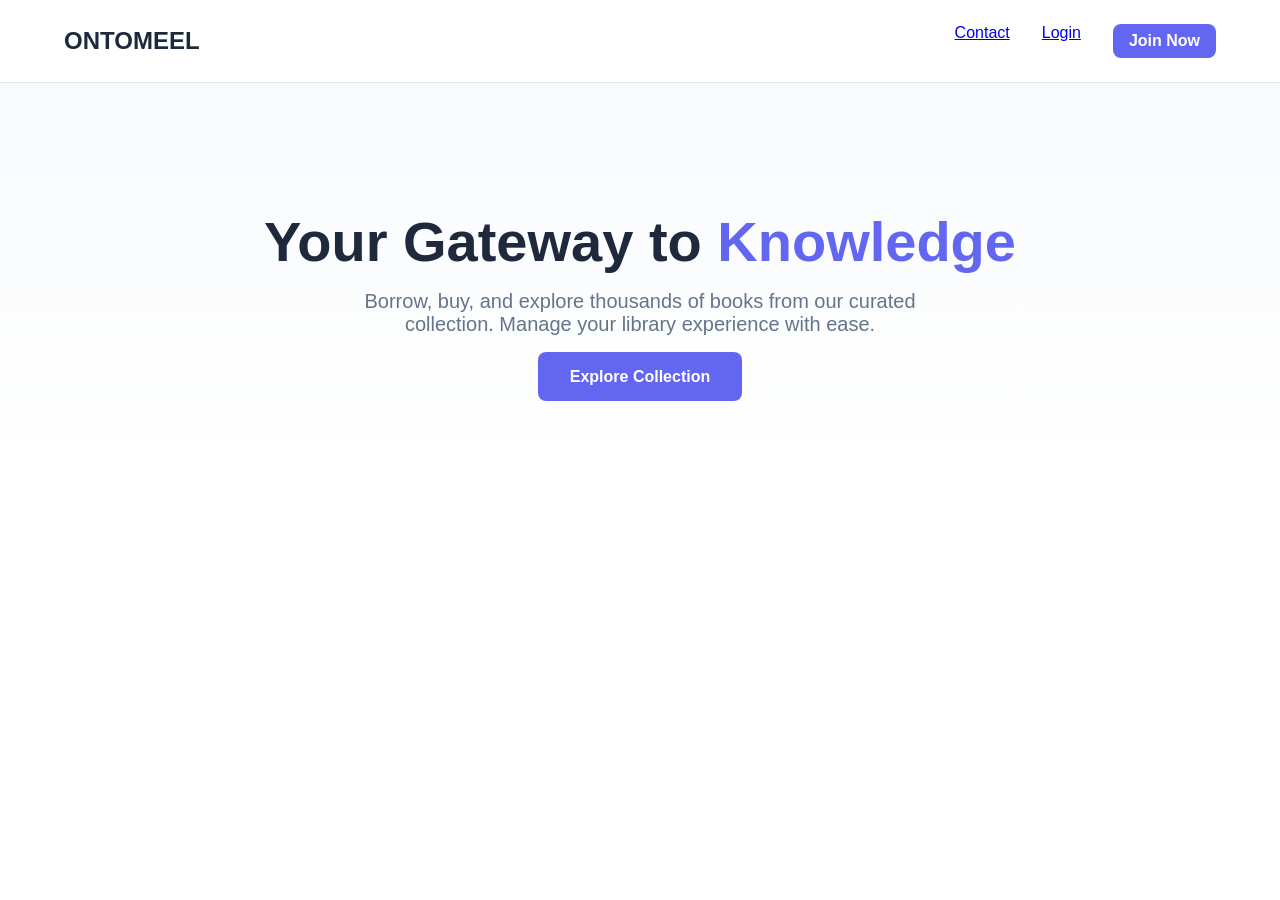
<file: site/index.html>
<!DOCTYPE html>
<html lang="en">
<head>
    <meta charset="UTF-8">
    <meta name="viewport" content="width=device-width, initial-scale=1.0">
    <title>Ontomeel | Explore the World of Knowledge</title>
    <style>
        :root {
            --primary: #6366f1;
            --bg: #ffffff;
            --text: #1e293b;
        }
        body { font-family: 'Inter', sans-serif; margin: 0; background: var(--bg); color: var(--text); }
        nav { padding: 1.5rem 5%; display: flex; justify-content: space-between; align-items: center; border-bottom: 1px solid #e2e8f0; }
        .hero { padding: 5rem 5%; text-align: center; background: linear-gradient(to bottom, #f8fafc, #ffffff); }
        .hero h1 { font-size: 3.5rem; margin-bottom: 1rem; }
        .hero p { font-size: 1.25rem; color: #64748b; max-width: 600px; margin: 0 auto 2rem; }
        .btn { background: var(--primary); color: white; padding: 1rem 2rem; border-radius: 8px; text-decoration: none; font-weight: 600; }
    </style>
</head>
<body>
    <nav>
        <div style="font-weight: 800; font-size: 1.5rem;">ONTOMEEL</div>
        <div style="display: flex; gap: 2rem;">
            <a href="#">Contact</a>
            <a href="#">Login</a>
            <a href="#" class="btn" style="padding: 0.5rem 1rem;">Join Now</a>
        </div>
    </nav>
    <section class="hero">
        <h1>Your Gateway to <span style="color: var(--primary);">Knowledge</span></h1>
        <p>Borrow, buy, and explore thousands of books from our curated collection. Manage your library experience with ease.</p>
        <a href="#" class="btn">Explore Collection</a>
    </section>
</body>
</html>
</file>
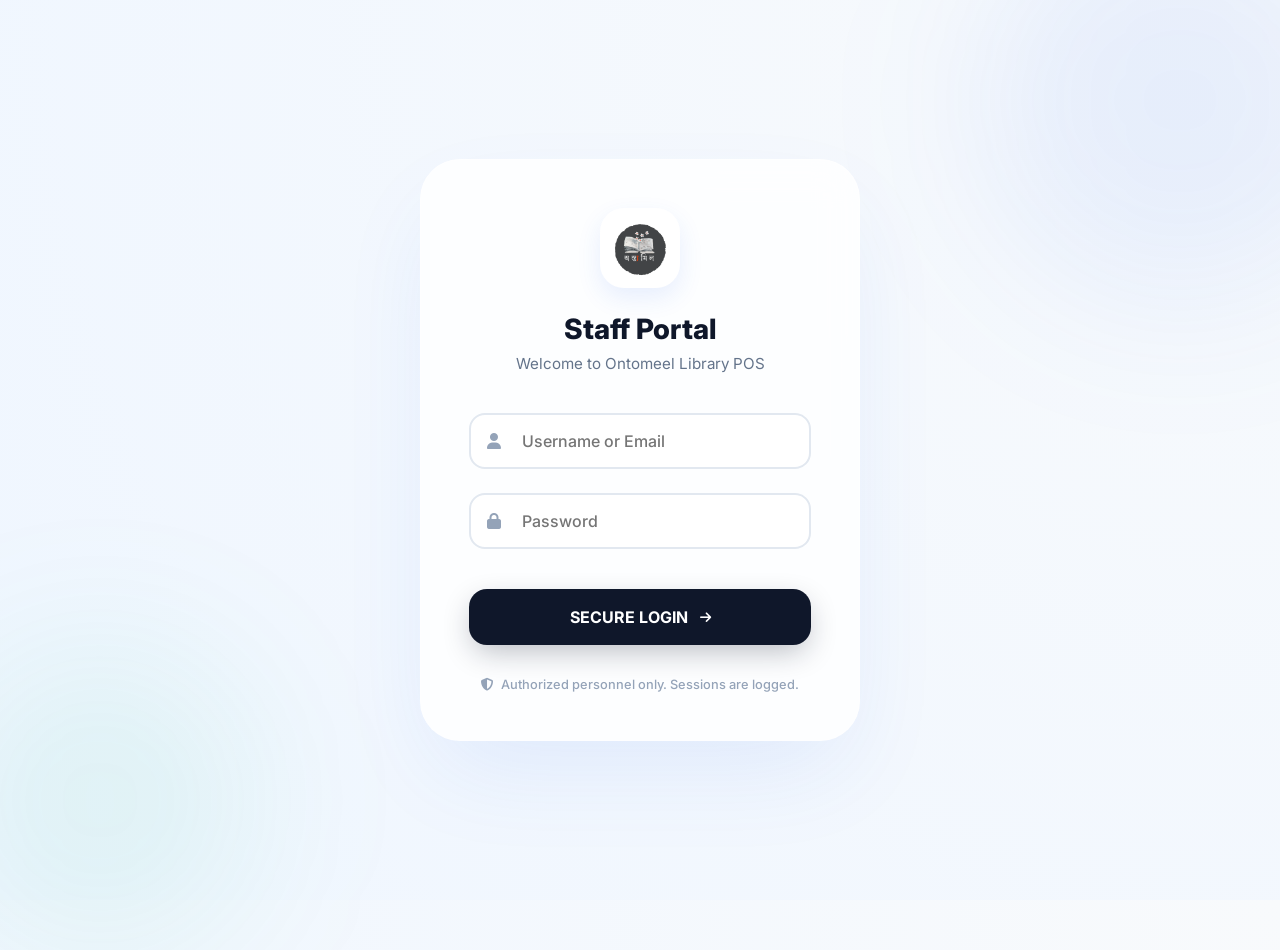
<file: pos/login.html>
<!DOCTYPE html>
<html lang="en">
<head>
    <meta charset="UTF-8">
    <meta name="viewport" content="width=device-width, initial-scale=1.0">
    <title>Ontomeel POS | Secure Login</title>
    <link rel="stylesheet" href="assets/pos-styles.css?v=1.0">
    <link rel="stylesheet" href="https://cdnjs.cloudflare.com/ajax/libs/font-awesome/6.4.0/css/all.min.css">
    <link href="https://fonts.googleapis.com/css2?family=Inter:wght@400;600;700;800&display=swap" rel="stylesheet">
    <style>
        body {
            background: radial-gradient(circle at top right, #f8fafc 0%, #eff6ff 100%);
            height: 100vh;
            display: flex;
            align-items: center;
            justify-content: center;
            overflow: hidden;
            font-family: 'Inter', sans-serif;
        }

        .login-card {
            background: rgba(255, 255, 255, 0.82);
            backdrop-filter: blur(20px);
            border: 1px solid rgba(255, 255, 255, 0.3);
            width: 440px;
            padding: 3rem;
            border-radius: 40px;
            box-shadow: 0 40px 100px -20px rgba(37, 99, 235, 0.1);
            animation: slideUp 0.6s cubic-bezier(0.16, 1, 0.3, 1);
        }

        @keyframes slideUp {
            from { transform: translateY(40px); opacity: 0; }
            to { transform: translateY(0); opacity: 1; }
        }

        .logo-section {
            text-align: center;
            margin-bottom: 2.5rem;
        }

        .logo-circle {
            width: 80px;
            height: 80px;
            background: white;
            border-radius: 24px;
            display: flex;
            align-items: center;
            justify-content: center;
            margin: 0 auto 1.5rem;
            box-shadow: 0 10px 25px rgba(37, 99, 235, 0.1);
            overflow: hidden;
        }

        .logo-section h1 {
            font-weight: 800;
            color: #0f172a;
            font-size: 1.75rem;
            margin-bottom: 0.5rem;
        }

        .logo-section p {
            color: #64748b;
            font-size: 0.95rem;
        }

        .form-group {
            margin-bottom: 1.5rem;
            position: relative;
        }

        .form-group i {
            position: absolute;
            left: 18px;
            top: 50%;
            transform: translateY(-50%);
            color: #94a3b8;
            transition: color 0.3s;
        }

        .form-control {
            width: 100%;
            padding: 1rem 1rem 1rem 3.2rem;
            border-radius: 16px;
            border: 2px solid #e2e8f0;
            background: white;
            font-family: inherit;
            font-size: 1rem;
            font-weight: 500;
            transition: all 0.3s;
            box-sizing: border-box;
        }

        .form-control:focus {
            outline: none;
            border-color: var(--primary-blue);
            box-shadow: 0 0 0 4px rgba(37, 99, 235, 0.05);
        }

        .form-control:focus + i {
            color: var(--primary-blue);
        }

        .btn-login {
            width: 100%;
            padding: 1.1rem;
            border-radius: 18px;
            border: none;
            background: #0f172a;
            color: white;
            font-weight: 700;
            font-size: 1rem;
            cursor: pointer;
            transition: all 0.3s;
            margin-top: 1rem;
            box-shadow: 0 10px 30px -5px rgba(15, 23, 42, 0.3);
        }

        .btn-login:hover {
            background: #1e293b;
            transform: translateY(-2px);
            box-shadow: 0 15px 35px -5px rgba(15, 23, 42, 0.4);
        }

        .btn-login:active {
            transform: translateY(0);
        }

        .btn-login:disabled {
            opacity: 0.7;
            cursor: not-allowed;
            transform: none;
        }

        .error-message {
            background: #fef2f2;
            color: #dc2626;
            padding: 12px;
            border-radius: 12px;
            font-size: 0.85rem;
            font-weight: 600;
            text-align: center;
            margin-bottom: 1.5rem;
            display: none;
            border: 1px solid #fee2e2;
        }

        /* Float animation for decorative circles */
        .circle {
            position: absolute;
            border-radius: 50%;
            z-index: -1;
            filter: blur(80px);
        }

        .circle-1 {
            width: 400px;
            height: 400px;
            background: rgba(37, 99, 235, 0.08);
            top: -100px;
            right: -100px;
        }

        .circle-2 {
            width: 300px;
            height: 300px;
            background: rgba(16, 185, 129, 0.08);
            bottom: -50px;
            left: -50px;
        }
    </style>
</head>
<body>

    <div class="circle circle-1"></div>
    <div class="circle circle-2"></div>

    <div class="login-card">
        <div class="logo-section">
            <div class="logo-circle">
                <img src="assets/logo.webp" alt="Ontomeel Logo" style="width: 100%; height: 100%; object-fit: contain; padding: 10px;">
            </div>
            <h1>Staff Portal</h1>
            <p>Welcome to Ontomeel Library POS</p>
        </div>

        <div id="errorBox" class="error-message"></div>

        <form id="loginForm">
            <div class="form-group">
                <input type="text" id="username" class="form-control" placeholder="Username or Email" required>
                <i class="fa-solid fa-user"></i>
            </div>
            <div class="form-group">
                <input type="password" id="password" class="form-control" placeholder="Password" required>
                <i class="fa-solid fa-lock"></i>
            </div>
            
            <button type="submit" id="submitBtn" class="btn-login">
                SECURE LOGIN <i class="fa-solid fa-arrow-right" style="margin-left:8px; font-size:0.8rem; vertical-align:middle;"></i>
            </button>
        </form>

        <div style="margin-top: 2rem; text-align: center;">
            <p style="font-size: 0.8rem; color: #94a3b8; font-weight: 500;">
                <i class="fa-solid fa-shield-halved" style="margin-right:4px;"></i> 
                Authorized personnel only. Sessions are logged.
            </p>
        </div>
    </div>

    <script>
        const loginForm = document.getElementById('loginForm');
        const errorBox = document.getElementById('errorBox');
        const submitBtn = document.getElementById('submitBtn');

        loginForm.addEventListener('submit', async (e) => {
            e.preventDefault();
            
            errorBox.style.display = 'none';
            submitBtn.disabled = true;
            submitBtn.innerHTML = '<i class="fa-solid fa-circle-notch fa-spin"></i> AUTHENTICATING...';

            const username = document.getElementById('username').value;
            const password = document.getElementById('password').value;

            try {
                const response = await fetch('../api/controllers/AuthController.php?action=login', {
                    method: 'POST',
                    headers: { 'Content-Type': 'application/json' },
                    body: JSON.stringify({ username, password })
                });

                const data = await response.json();

                if (data.success) {
                    // Success! Redirect to dashboard
                    window.location.href = 'index.html';
                } else {
                    throw new Error(data.error || 'Login failed.');
                }
            } catch (error) {
                errorBox.innerText = error.message;
                errorBox.style.display = 'block';
                submitBtn.disabled = false;
                submitBtn.innerHTML = 'SECURE LOGIN <i class="fa-solid fa-arrow-right" style="margin-left:8px; font-size:0.8rem; vertical-align:middle;"></i>';
            }
        });

        // Check if already logged in
        async function checkAuth() {
            try {
                const response = await fetch('../api/controllers/AuthController.php?action=check');
                const data = await response.json();
                if (data.authenticated) {
                    window.location.href = 'index.html';
                }
            } catch (e) {}
        }

        checkAuth();
    </script>
</body>
</html>
</file>
<file: pos/assets/pos-styles.css>
:root {
    /* Refined Light Theme Palette */
    --bg-main: #f8fafc;
    --bg-card: #ffffff;
    --bg-sidebar: #ffffff;
    
    --primary-blue: #2563eb;
    --primary-blue-soft: #eff6ff;
    --accent-mint: #10b981;
    --accent-mint-soft: #ecfdf5;
    
    --text-header: #0f172a;
    --text-body: #334155;
    --text-muted: #64748b;
    
    --border-light: #e2e8f0;
    --shadow-sm: 0 1px 2px 0 rgb(0 0 0 / 0.05);
    --shadow-md: 0 4px 6px -1px rgb(0 0 0 / 0.1), 0 2px 4px -2px rgb(0 0 0 / 0.1);
    --shadow-lg: 0 10px 15px -3px rgb(0 0 0 / 0.1), 0 4px 6px -4px rgb(0 0 0 / 0.1);
    
    --radius-sm: 8px;
    --radius-md: 12px;
    --radius-lg: 16px;
}

* {
    margin: 0;
    padding: 0;
    box-sizing: border-box;
    font-family: 'Inter', system-ui, -apple-system, sans-serif;
}

body {
    background-color: var(--bg-main);
    color: var(--text-body);
    min-height: 100vh;
    display: flex;
}

/* Sidebar Styling */
.sidebar {
    width: 280px;
    background: var(--bg-sidebar);
    border-right: 1px solid var(--border-light);
    height: 100vh;
    position: fixed;
    left: 0;
    top: 0;
    padding: 2rem 1.5rem;
    display: flex;
    flex-direction: column;
    z-index: 100;
}

.logo-wrapper {
    display: flex;
    align-items: center;
    gap: 12px;
    margin-bottom: 3rem;
    padding: 0 0.5rem;
}

.logo-icon {
    width: 40px;
    height: 40px;
    background: #0f172a; /* Dark background like the screenshot */
    border-radius: 50%; /* Circular like the screenshot */
    display: flex;
    align-items: center;
    justify-content: center;
    color: white;
    overflow: hidden;
}

.logo-text {
    font-size: 1.25rem;
    font-weight: 800;
    color: var(--text-header);
    letter-spacing: -0.5px;
}

.nav-links {
    list-style: none;
    flex-grow: 1;
}

.nav-item {
    margin-bottom: 0.5rem;
}

.nav-link {
    display: flex;
    align-items: center;
    padding: 0.875rem 1rem;
    color: var(--text-muted);
    text-decoration: none;
    border-radius: var(--radius-sm);
    transition: all 0.2s ease;
    gap: 12px;
    font-weight: 500;
}

.nav-link i {
    font-size: 1.1rem;
    width: 20px;
}

.nav-link:hover {
    background: var(--primary-blue-soft);
    color: var(--primary-blue);
}

.nav-link.active {
    background: var(--primary-blue-soft);
    color: var(--primary-blue);
    font-weight: 600;
}

/* Main Content Area */
.main-wrapper {
    flex-grow: 1;
    margin-left: 280px;
    padding: 2rem 3rem;
    width: calc(100% - 280px); /* Ensure it takes remaining width */
    min-height: 100vh;
}

header {
    display: flex;
    justify-content: space-between;
    align-items: center;
    margin-bottom: 2.5rem;
}

.page-title h1 {
    font-size: 1.75rem;
    font-weight: 700;
    color: var(--text-header);
}

.page-title p {
    color: var(--text-muted);
    font-size: 0.9rem;
    margin-top: 4px;
}

.header-tools {
    display: flex;
    align-items: center;
    gap: 20px;
}

.search-box {
    background: white;
    border: 1px solid var(--border-light);
    border-radius: var(--radius-md);
    padding: 0.75rem 1.25rem;
    width: 350px;
    display: flex;
    align-items: center;
    box-shadow: var(--shadow-sm);
    transition: all 0.2s ease;
}

.search-box:focus-within {
    border-color: var(--primary-blue);
    box-shadow: 0 0 0 4px rgba(37, 99, 235, 0.1);
}

.search-box input {
    background: transparent;
    border: none;
    color: var(--text-header);
    margin-left: 10px;
    width: 100%;
    font-size: 0.95rem;
}

.search-box input:focus {
    outline: none;
}

/* Stats Cards */
.stats-grid {
    display: grid;
    grid-template-columns: repeat(auto-fit, minmax(260px, 1fr));
    gap: 1.5rem;
    margin-bottom: 3rem;
}

.stat-card {
    background: var(--bg-card);
    border: 1px solid var(--border-light);
    border-radius: var(--radius-lg);
    padding: 1.75rem;
    box-shadow: var(--shadow-md);
    transition: transform 0.2s ease;
}

.stat-card:hover {
    transform: translateY(-2px);
}

.stat-icon {
    width: 48px;
    height: 48px;
    border-radius: 12px;
    display: flex;
    align-items: center;
    justify-content: center;
    margin-bottom: 1.25rem;
    font-size: 1.25rem;
}

.icon-blue { background: var(--primary-blue-soft); color: var(--primary-blue); }
.icon-mint { background: var(--accent-mint-soft); color: var(--accent-mint); }
.icon-yellow { background: #fffbeb; color: #d97706; }
.icon-pink { background: #fdf2f8; color: #db2777; }

.stat-title {
    color: var(--text-muted);
    font-size: 0.85rem;
    font-weight: 600;
    text-transform: uppercase;
    letter-spacing: 0.5px;
}

.stat-value {
    color: var(--text-header);
    font-size: 2rem;
    font-weight: 800;
    margin-top: 0.5rem;
}

/* Action Cards */
.section-header {
    display: flex;
    justify-content: space-between;
    align-items: center;
    margin-bottom: 1.5rem;
}

.action-grid {
    display: grid;
    grid-template-columns: repeat(auto-fit, minmax(220px, 1fr));
    gap: 1.5rem;
}

.action-card {
    background: var(--bg-card);
    border: 1px solid var(--border-light);
    border-radius: var(--radius-lg);
    padding: 1.5rem;
    text-align: center;
    cursor: pointer;
    transition: all 0.2s ease;
    position: relative;
    overflow: hidden;
}

.action-card:hover {
    border-color: var(--primary-blue);
    box-shadow: var(--shadow-lg);
    transform: scale(1.02);
}

.action-card i {
    font-size: 2.25rem;
    margin-bottom: 1.25rem;
    display: block;
}

.action-card h3 {
    font-size: 1.1rem;
    color: var(--text-header);
    font-weight: 700;
}

.action-card p {
    font-size: 0.85rem;
    color: var(--text-muted);
    margin-top: 0.5rem;
}

@media (max-width: 1200px) {
    .main-wrapper { padding: 2rem; }
    .search-box { width: 100%; max-width: 300px; }
}

@media (max-width: 992px) {
    .sidebar { width: 80px; padding: 2rem 0.75rem; }
    .logo-text, .nav-text, .page-title p { display: none; }
    .main-wrapper { margin-left: 80px; width: calc(100% - 80px); }
    .nav-link { justify-content: center; padding: 1rem; }
    .nav-link i { margin: 0; font-size: 1.3rem; }
}

@media (max-width: 768px) {
    header { flex-direction: column; align-items: flex-start; gap: 1.5rem; }
    .header-tools { width: 100%; justify-content: space-between; }
    .search-box { width: 100%; max-width: 100%; order: 2; }
    .stats-grid { grid-template-columns: 1fr 1fr; }
}

@media (max-width: 480px) {
    .stats-grid { grid-template-columns: 1fr; }
    .action-grid { grid-template-columns: 1fr; }
    .main-wrapper { padding: 1.5rem; }
}
</file>
